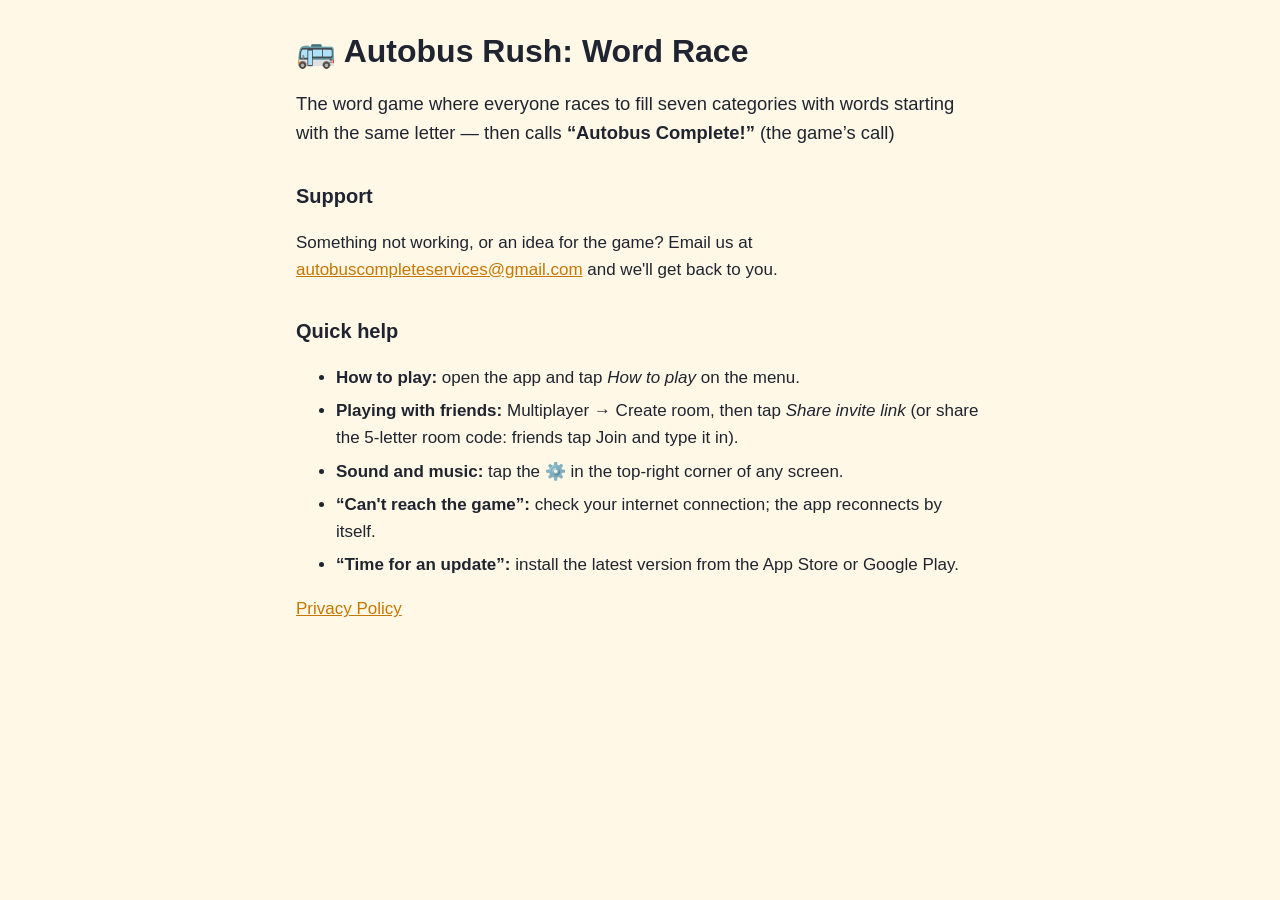
<file: index.html>
<!doctype html>
<html lang="en">
<head>
<meta charset="utf-8">
<meta name="viewport" content="width=device-width, initial-scale=1">
<title>Autobus Rush · Support</title>
<link rel="stylesheet" href="style.css">
</head>
<body>
<main>
<h1>🚌 Autobus Rush: Word Race</h1>
<p class="lead">The word game where everyone races to fill seven categories with words starting
with the same letter — then calls <strong>“Autobus Complete!”</strong> (the game’s call)</p>

<h2>Support</h2>
<p>Something not working, or an idea for the game? Email us at
<a href="mailto:autobuscompleteservices@gmail.com">autobuscompleteservices@gmail.com</a> and we'll get back to you.</p>

<h2>Quick help</h2>
<ul>
  <li><strong>How to play:</strong> open the app and tap <em>How to play</em> on the menu.</li>
  <li><strong>Playing with friends:</strong> Multiplayer → Create room, then tap <em>Share invite link</em> (or share the 5-letter room code: friends tap Join and type it in).</li>
  <li><strong>Sound and music:</strong> tap the ⚙️ in the top-right corner of any screen.</li>
  <li><strong>“Can't reach the game”:</strong> check your internet connection; the app reconnects by itself.</li>
  <li><strong>“Time for an update”:</strong> install the latest version from the App Store or Google Play.</li>
</ul>

<p><a href="privacy.html">Privacy Policy</a></p>
</main>
</body>
</html>
</file>
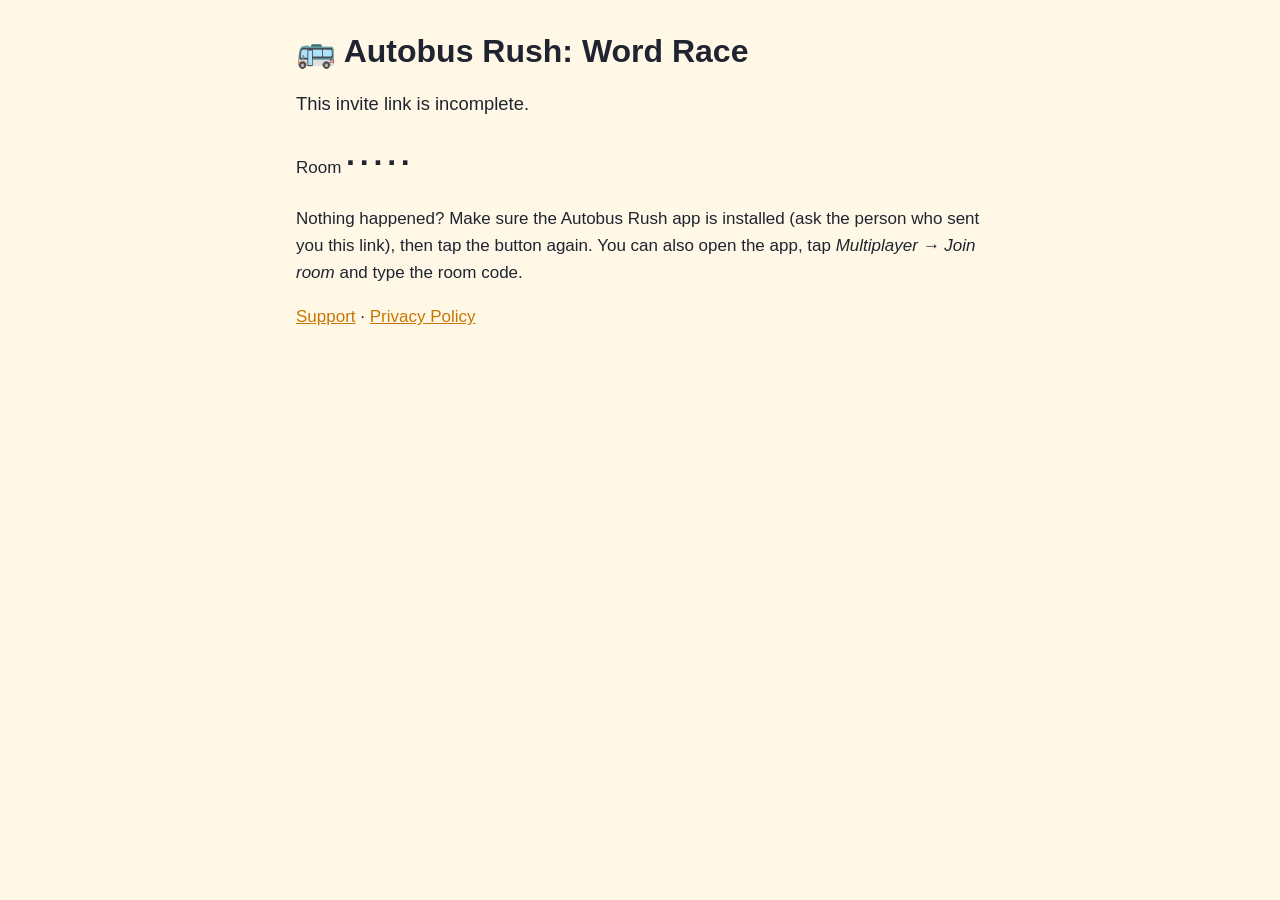
<file: join.html>
<!doctype html>
<html lang="en">
<head>
<meta charset="utf-8">
<meta name="viewport" content="width=device-width, initial-scale=1">
<meta name="robots" content="noindex">
<title>Autobus Rush · Join a game</title>
<link rel="stylesheet" href="style.css">
<style>
  .join { display:inline-block; margin:1rem 0; padding:.9rem 1.6rem; border-radius:999px;
          background:#F2A900; color:#1F2430; font-weight:800; font-size:1.15rem; text-decoration:none; }
  .code { font-size:2rem; font-weight:900; letter-spacing:.3rem; }
</style>
</head>
<body>
<main>
<h1>🚌 Autobus Rush: Word Race</h1>
<p class="lead">You've been invited to a game!</p>
<p>Room <span class="code" id="code">·····</span></p>
<p><a class="join" id="open" href="#">Open in Autobus Rush</a></p>
<p id="help">Nothing happened? Make sure the Autobus Rush app is installed (ask the person who
sent you this link), then tap the button again. You can also open the app, tap
<em>Multiplayer → Join room</em> and type the room code.</p>
<p><a href="index.html">Support</a> · <a href="privacy.html">Privacy Policy</a></p>
</main>
<script>
// Hands the room code and invite key to the app. Nothing is sent anywhere else: this page has
// no analytics and makes no requests.
(function () {
  var q = new URLSearchParams(location.search);
  var code = (q.get('code') || '').toUpperCase().replace(/[^A-Z0-9]/g, '').slice(0, 8);
  var key = (q.get('k') || '').replace(/[^\w-]/g, '').slice(0, 64);
  var open = document.getElementById('open');
  if (!code || !key) {
    document.querySelector('.lead').textContent = 'This invite link is incomplete.';
    open.style.display = 'none';
    return;
  }
  document.getElementById('code').textContent = code;
  var params = 'code=' + code + '&k=' + encodeURIComponent(key);
  var app = 'autobus://join?' + params;
  var android = /Android/i.test(navigator.userAgent);
  // Android Chrome: an intent link opens the app, or stays here if it isn't installed.
  open.href = android
    ? 'intent://join?' + params + '#Intent;scheme=autobus;package=com.autobuscomplete.app;S.browser_fallback_url=' +
      encodeURIComponent(location.href.split('#')[0] + '#noapp') + ';end'
    : app;
  if (location.hash !== '#noapp') {
    setTimeout(function () { location.href = open.href; }, 300);
  }
})();
</script>
</body>
</html>
</file>
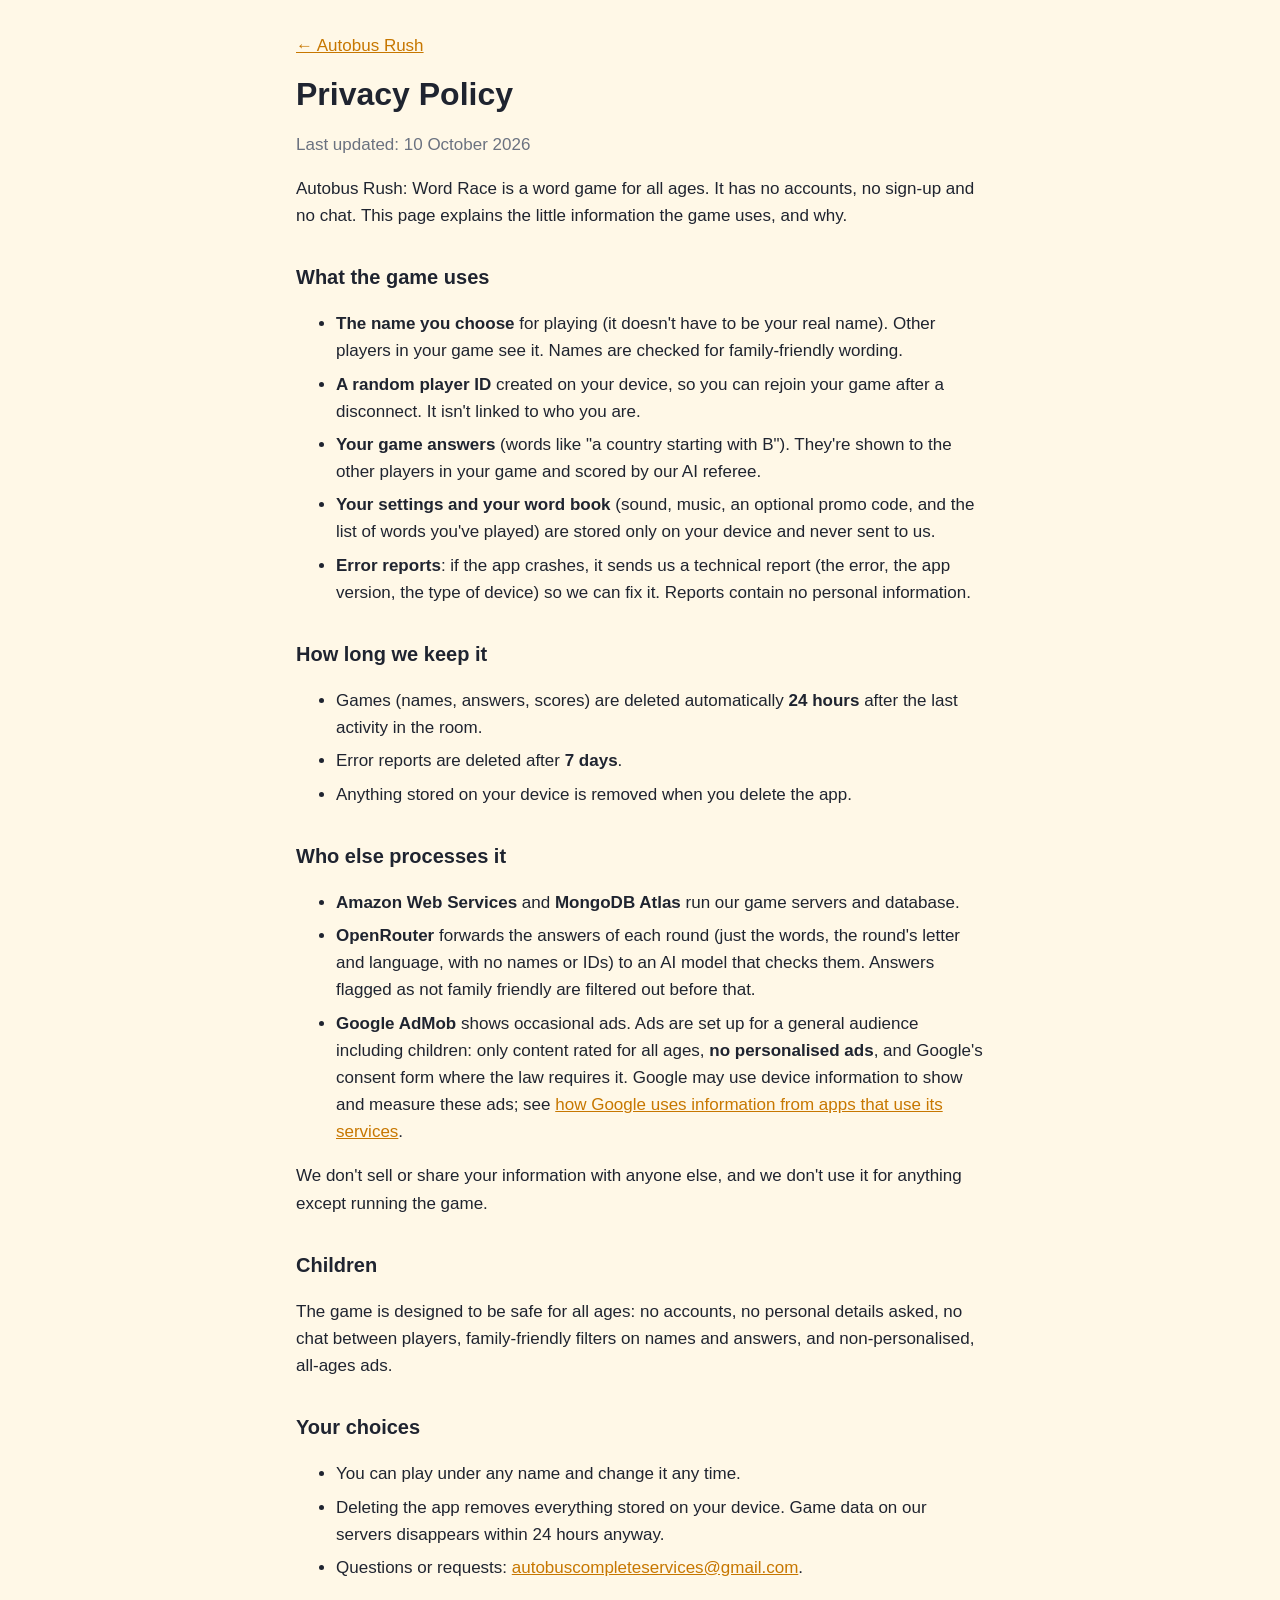
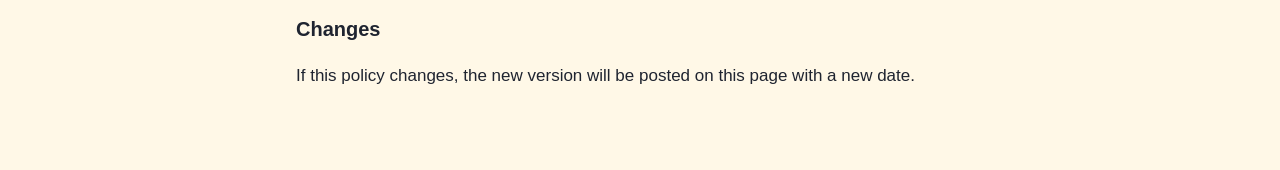
<file: privacy.html>
<!doctype html>
<html lang="en">
<head>
<meta charset="utf-8">
<meta name="viewport" content="width=device-width, initial-scale=1">
<title>Privacy Policy · Autobus Rush</title>
<link rel="stylesheet" href="style.css">
</head>
<body>
<main>
<p class="back"><a href="index.html">← Autobus Rush</a></p>
<h1>Privacy Policy</h1>
<p class="muted">Last updated: 10 October 2026</p>

<p>Autobus Rush: Word Race is a word game for all ages. It has no accounts, no sign-up and no chat.
This page explains the little information the game uses, and why.</p>

<h2>What the game uses</h2>
<ul>
  <li><strong>The name you choose</strong> for playing (it doesn't have to be your real name). Other players in your game see it. Names are checked for family-friendly wording.</li>
  <li><strong>A random player ID</strong> created on your device, so you can rejoin your game after a disconnect. It isn't linked to who you are.</li>
  <li><strong>Your game answers</strong> (words like "a country starting with B"). They're shown to the other players in your game and scored by our AI referee.</li>
  <li><strong>Your settings and your word book</strong> (sound, music, an optional promo code, and the list of words you've played) are stored only on your device and never sent to us.</li>
  <li><strong>Error reports</strong>: if the app crashes, it sends us a technical report (the error, the app version, the type of device) so we can fix it. Reports contain no personal information.</li>
</ul>

<h2>How long we keep it</h2>
<ul>
  <li>Games (names, answers, scores) are deleted automatically <strong>24 hours</strong> after the last activity in the room.</li>
  <li>Error reports are deleted after <strong>7 days</strong>.</li>
  <li>Anything stored on your device is removed when you delete the app.</li>
</ul>

<h2>Who else processes it</h2>
<ul>
  <li><strong>Amazon Web Services</strong> and <strong>MongoDB Atlas</strong> run our game servers and database.</li>
  <li><strong>OpenRouter</strong> forwards the answers of each round (just the words, the round's letter and language, with no names or IDs) to an AI model that checks them. Answers flagged as not family friendly are filtered out before that.</li>
  <li><strong>Google AdMob</strong> shows occasional ads. Ads are set up for a general audience including children: only content rated for all ages, <strong>no personalised ads</strong>, and Google's consent form where the law requires it. Google may use device information to show and measure these ads; see <a href="https://policies.google.com/technologies/partner-sites">how Google uses information from apps that use its services</a>.</li>
</ul>
<p>We don't sell or share your information with anyone else, and we don't use it for anything except running the game.</p>

<h2>Children</h2>
<p>The game is designed to be safe for all ages: no accounts, no personal details asked, no chat between players, family-friendly filters on names and answers, and non-personalised, all-ages ads.</p>

<h2>Your choices</h2>
<ul>
  <li>You can play under any name and change it any time.</li>
  <li>Deleting the app removes everything stored on your device. Game data on our servers disappears within 24 hours anyway.</li>
  <li>Questions or requests: <a href="mailto:autobuscompleteservices@gmail.com">autobuscompleteservices@gmail.com</a>.</li>
</ul>

<h2>Changes</h2>
<p>If this policy changes, the new version will be posted on this page with a new date.</p>
</main>
</body>
</html>
</file>
<file: style.css>
:root { --bg: #fff8e7; --ink: #1f2430; --muted: #6b7280; --accent: #c77700; --card: #ffffff; }
@media (prefers-color-scheme: dark) {
  :root { --bg: #1f2430; --ink: #f3f4f6; --muted: #9ca3af; --accent: #f2a900; --card: #2b3245; }
}
* { box-sizing: border-box; }
body { margin: 0; background: var(--bg); color: var(--ink);
  font: 17px/1.6 -apple-system, BlinkMacSystemFont, "Segoe UI", Roboto, sans-serif; }
main { max-width: 720px; margin: 0 auto; padding: 32px 16px 64px; }
h1 { font-size: 2rem; line-height: 1.2; margin: 0 0 8px; }
h2 { font-size: 1.25rem; margin-top: 32px; }
a { color: var(--accent); }
.lead { font-size: 1.15rem; }
.muted { color: var(--muted); }
.back { margin: 0 0 16px; }
li { margin: 6px 0; }
</file>
